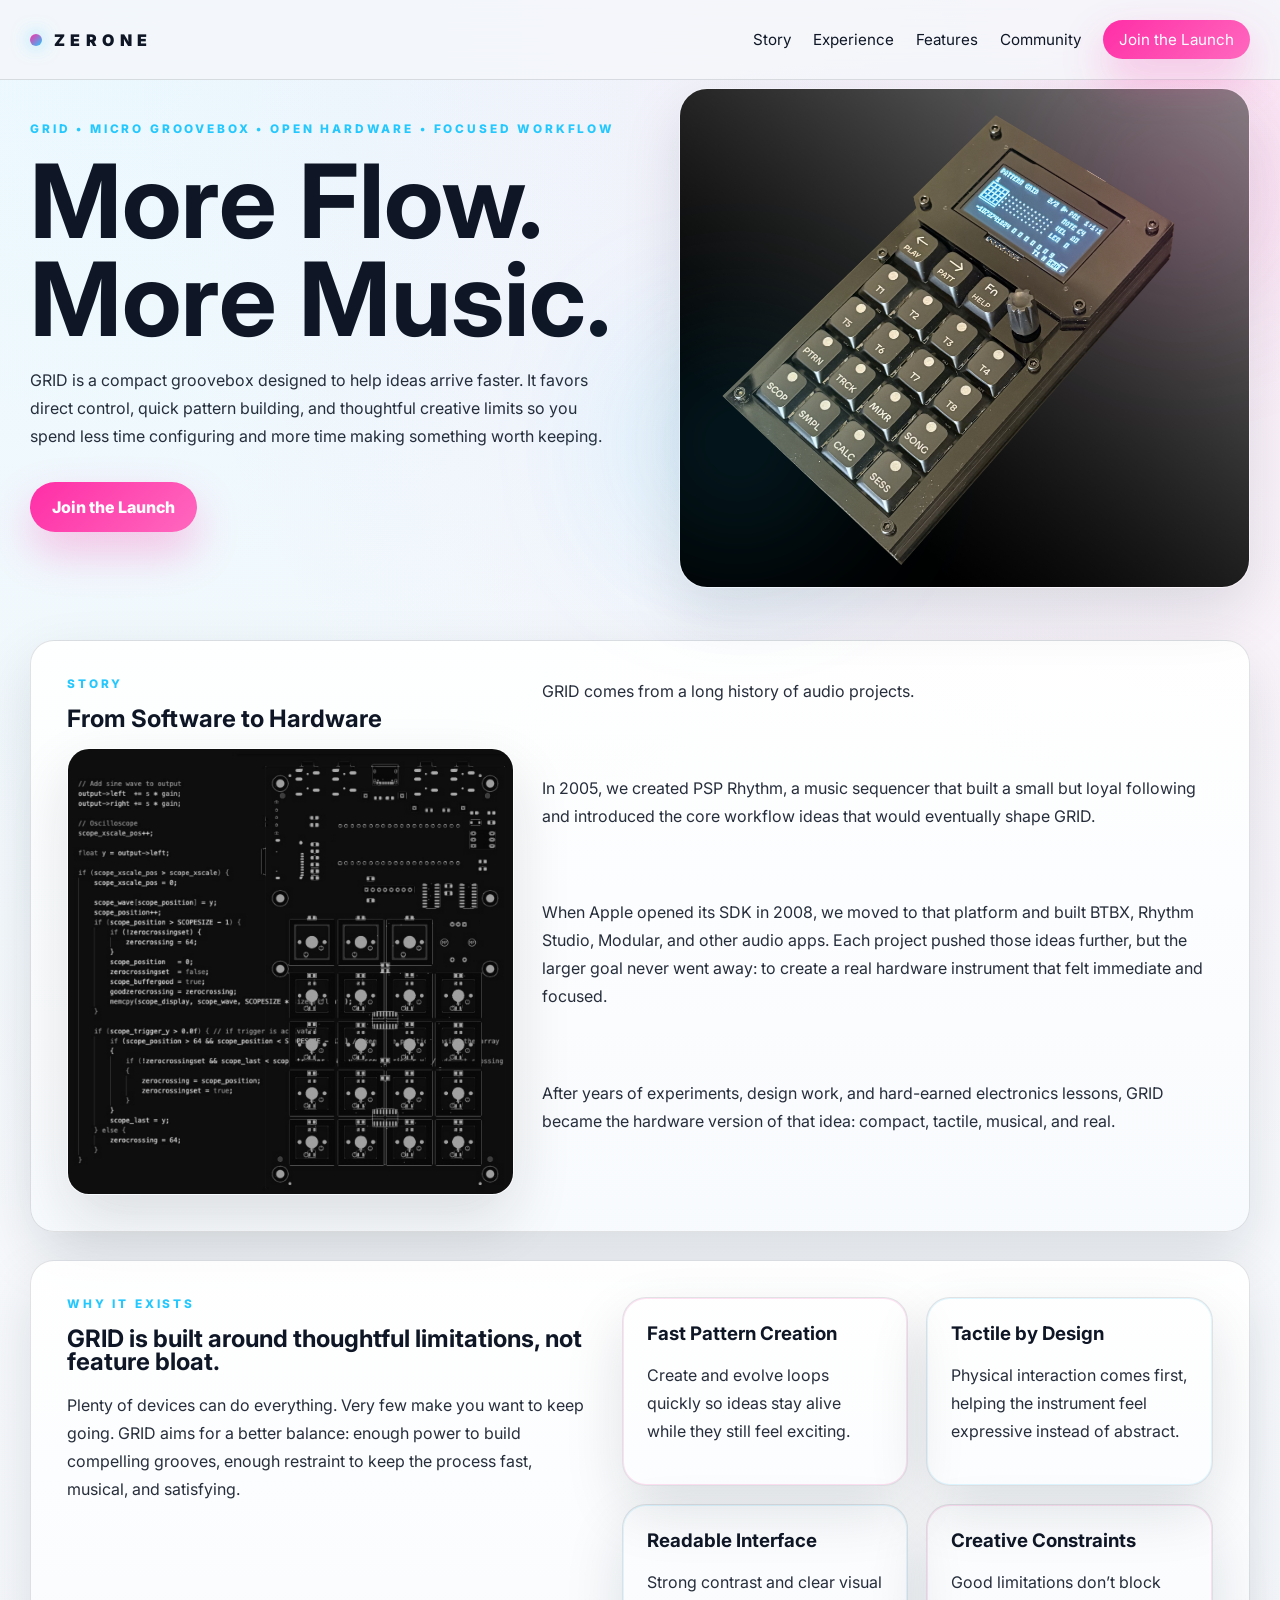
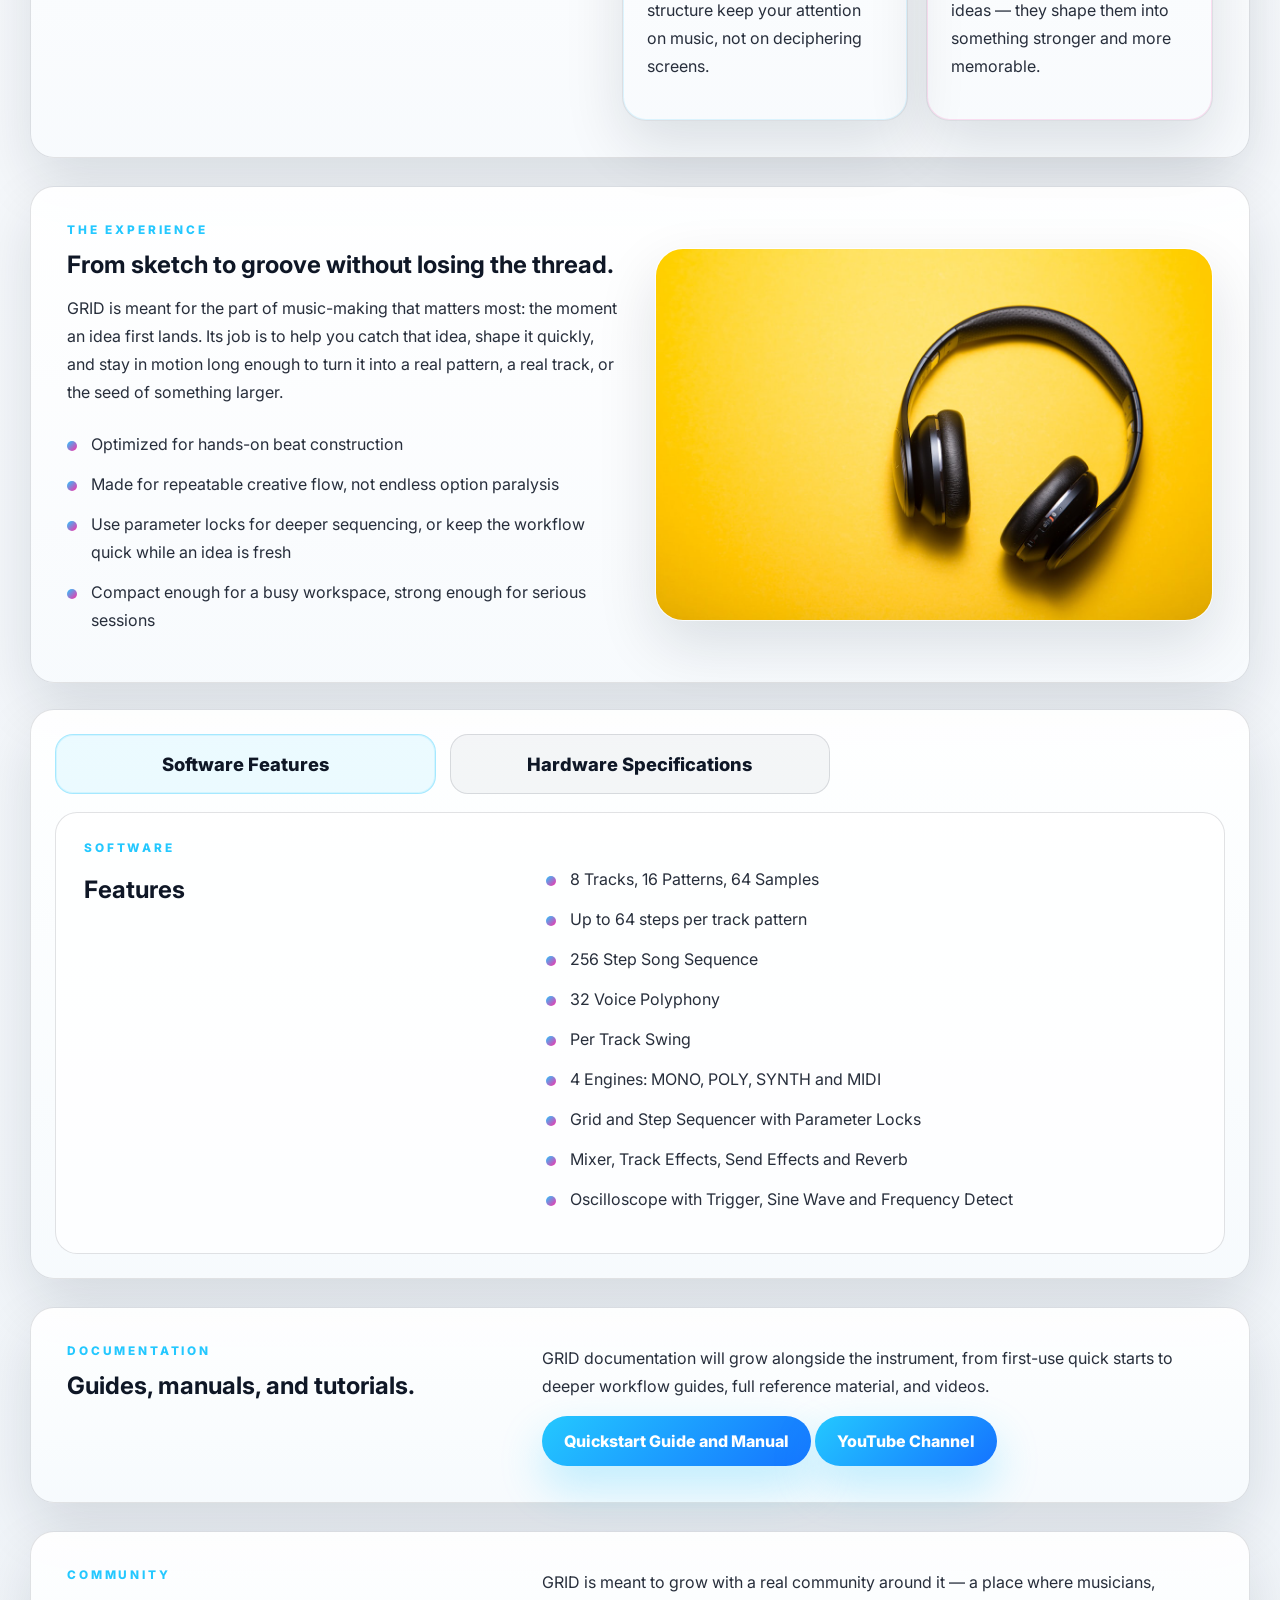
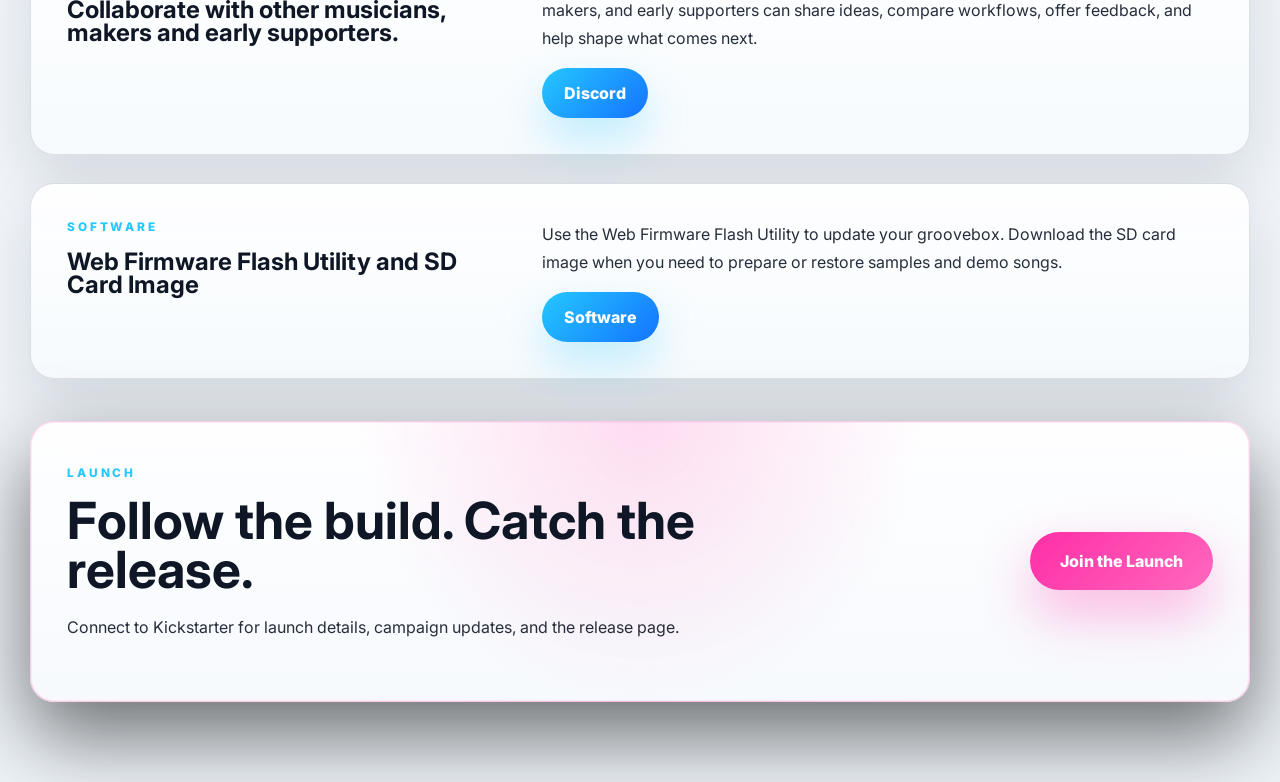
<file: index.html>
<!DOCTYPE html>
<html lang="en">
<head>
  <meta charset="UTF-8">
  <meta name="viewport" content="width=device-width, initial-scale=1.0">
  <title>GRID — Focused Groovebox for Fast Ideas</title>
  <meta name="description" content="GRID is a modern micro groovebox built for fast pattern creation, tactile performance, and creative momentum.">
  <link rel="canonical" href="https://zeroneng.com/">
  <meta property="og:type" content="website">
  <meta property="og:title" content="GRID — Focused Groovebox for Fast Ideas">
  <meta property="og:description" content="A compact micro groovebox for quick patterns, tactile performance, and creative momentum.">
  <meta property="og:url" content="https://zeroneng.com/">
  <link rel="preconnect" href="https://fonts.googleapis.com">
  <link rel="preconnect" href="https://fonts.gstatic.com" crossorigin>
  <link href="https://fonts.googleapis.com/css2?family=Inter:wght@400;500;600;700;800;900&display=swap" rel="stylesheet">
  <link rel="stylesheet" href="style.css">
</head>
<!-- Uncomment/toggle Body tag for dark mode:
<body>
-->
<body data-theme="light">
  <div class="noise"></div>
  <div class="site-shell">
    <header class="topbar">
      <div class="topbar-inner">
        <a class="brand-lockup" href="index.html">
          <span class="brand-dot"></span>
          <div class="brand-mark">ZERONE</div>
        </a>
        <nav class="topnav">
          <a href="#story">Story</a>
          <a href="#experience">Experience</a>
          <a href="#overview">Features</a>
          <a href="#community">Community</a>
          <button type="button" class="theme-toggle" aria-label="Toggle light and dark theme" aria-pressed="false" title="Toggle theme" hidden>◐</button>
          <a href="https://example.com/rhythm-kickstarter" class="nav-cta" target="_blank" rel="noopener noreferrer">Join the Launch</a>
        </nav>
      </div>
    </header>

    <main>
      <section id="hero" class="hero">
        <div class="hero-copy">
          <p class="eyebrow">GRID • MICRO GROOVEBOX • OPEN HARDWARE • FOCUSED WORKFLOW</p>
          <h1>More Flow.<br>More Music.</h1>
          <p class="hero-text">
            GRID is a compact groovebox designed to help ideas arrive faster. It favors direct control,
            quick pattern building, and thoughtful creative limits so you spend less time configuring and
            more time making something worth keeping.
          </p>
          <div class="hero-actions">
            <a class="button button-primary" href="https://example.com/rhythm-kickstarter" target="_blank" rel="noopener noreferrer">Join the Launch</a>
          </div>
        </div>
        <div class="hero-media">
          <img src="images/hero.jpg" alt="A moody electronic music production setup with modern gear and dramatic lighting.">
<!--
          <div class="glass-card floating-card top-card">
            <strong>Built for momentum</strong>
            <span>Quick ideas become playable loops.</span>
          </div>
          <div class="glass-card floating-card bottom-card">
            <strong>Designed with intention</strong>
            <span>Clean interface. Clear hierarchy. No nonsense.</span>
          </div>
-->
          <div class="glow glow-blue"></div>
          <div class="glow glow-pink"></div>
        </div>
      </section>

      <section id="story" class="content-section story-panel">
        <div>
          <p class="section-tag">STORY</p>
          <h2>From Software to Hardware</h2>
          <div class="story-image">
            <img src="images/story.jpg" alt="Placeholder monochrome technical drawing style image for the GRID story section.">
          </div>
        </div>
        <div class="story-copy">
          <p>
            GRID comes from a long history of audio projects.
          </p>
          <p>
            In 2005, we created PSP Rhythm, a music sequencer that built a small but loyal following and introduced the core workflow ideas that would eventually shape GRID.
          </p>
          <p>
            When Apple opened its SDK in 2008, we moved to that platform and built BTBX, Rhythm Studio, Modular, and other audio apps. Each project pushed those ideas further, but the larger goal never went away: to create a real hardware instrument that felt immediate and focused.
          </p>
          <p>
            After years of experiments, design work, and hard-earned electronics lessons, GRID became the hardware version of that idea: compact, tactile, musical, and real.
          </p>
        </div>
      </section>

      <section id="why" class="content-section intro-grid">
        <div class="intro-copy">
          <p class="section-tag">WHY IT EXISTS</p>
          <h2>GRID is built around thoughtful limitations, not feature bloat.</h2>
          <p>
            Plenty of devices can do everything. Very few make you want to keep going. GRID aims for a
            better balance: enough power to build compelling grooves, enough restraint to keep the process
            fast, musical, and satisfying.
          </p>
        </div>
        <div class="feature-grid">
          <article class="feature-card accent-pink">
            <h3>Fast Pattern Creation</h3>
            <p>Create and evolve loops quickly so ideas stay alive while they still feel exciting.</p>
          </article>
          <article class="feature-card accent-blue">
            <h3>Tactile by Design</h3>
            <p>Physical interaction comes first, helping the instrument feel expressive instead of abstract.</p>
          </article>
          <article class="feature-card accent-blue">
            <h3>Readable Interface</h3>
            <p>Strong contrast and clear visual structure keep your attention on music, not on deciphering screens.</p>
          </article>
          <article class="feature-card accent-pink">
            <h3>Creative Constraints</h3>
            <p>Good limitations don’t block ideas — they shape them into something stronger and more memorable.</p>
          </article>
        </div>
      </section>

      <section id="experience" class="content-section showcase">
        <div class="showcase-copy">
          <p class="section-tag">THE EXPERIENCE</p>
          <h2>From sketch to groove without losing the thread.</h2>
          <p>
            GRID is meant for the part of music-making that matters most: the moment an idea first lands.
            Its job is to help you catch that idea, shape it quickly, and stay in motion long enough to turn
            it into a real pattern, a real track, or the seed of something larger.
          </p>
          <ul class="check-list">
            <li>Optimized for hands-on beat construction</li>
            <li>Made for repeatable creative flow, not endless option paralysis</li>
            <li>Use parameter locks for deeper sequencing, or keep the workflow quick while an idea is fresh</li>
            <li>Compact enough for a busy workspace, strong enough for serious sessions</li>
          </ul>
        </div>
        <div class="showcase-image">
          <img src="images/detail-1.jpg" alt="Close-up of electronic audio gear with dramatic neon lighting.">
        </div>
      </section>

      <section id="overview" class="trust-panel" aria-label="GRID product overview tabs">
        <input type="radio" name="trust-tab" id="trust-features" checked>
        <input type="radio" name="trust-tab" id="trust-specifications">
        <div class="trust-tabs" role="tablist" aria-label="GRID product overview tabs">
          <label class="trust-tab" for="trust-features" role="tab" aria-controls="trust-panel-features">Software Features</label>
          <label class="trust-tab" for="trust-specifications" role="tab" aria-controls="trust-panel-specifications">Hardware Specifications</label>
        </div>

        <div class="trust-content-wrap">
          <article id="overview-features" class="trust-content trust-content-features">
            <div>
              <p class="section-tag">SOFTWARE</p>
              <h2>Features</h2>
            </div>
            <div class="trust-copy">
              <ul class="check-list">
                <li>8 Tracks, 16 Patterns, 64 Samples</li>
                <li>Up to 64 steps per track pattern</li>
                <li>256 Step Song Sequence</li>
                <li>32 Voice Polyphony</li>
                <li>Per Track Swing</li>
                <li>4 Engines: MONO, POLY, SYNTH and MIDI</li>
                <li>Grid and Step Sequencer with Parameter Locks</li>
                <li>Mixer, Track Effects, Send Effects and Reverb</li>
                <li>Oscilloscope with Trigger, Sine Wave and Frequency Detect</li>
              </ul>
            </div>
          </article>

          <article id="trust-panel-specifications" class="trust-content trust-content-specifications">
            <div>
              <p class="section-tag">HARDWARE</p>
              <h2>Specifications</h2>
            </div>
            <div class="trust-copy">
              <ul class="check-list">
                <li>24-bit audio at 48 kHz</li>
                <li>Stereo Audio Input and Output</li>
                <li>MIDI Input and Output</li>
                <li>2.42" OLED Display 128x64</li>
                <li>Rotary Encoder</li>
                <li>Low Profile MX switches</li>
                <li>64 MB RAM (58 MB usable for samples)</li>
                <li>480 MHz CPU</li>
                <li>Micro SD Card</li>
              </ul>
            </div>
          </article>

        </div>
      </section>

      <section id="documentation" class="content-section community-panel">
        <div>
          <p class="section-tag">DOCUMENTATION</p>
          <h2>Guides, manuals, and tutorials.</h2>
        </div>
        <div class="community-copy">
          <p>
            GRID documentation will grow alongside the instrument, from first-use quick starts to deeper
            workflow guides, full reference material, and videos.
          </p>
          <div class="community-actions">
            <a class="button button-blue" href="https://manual.zeroneng.com" target="_blank" rel="noopener noreferrer">Quickstart Guide and Manual</a>
            <a class="button button-blue" href="https://youtube.com" target="_blank" rel="noopener noreferrer">YouTube Channel</a>
          </div>
        </div>
      </section>

      <section id="community" class="content-section community-panel">
        <div>
          <p class="section-tag">COMMUNITY</p>
          <h2>Collaborate with other musicians, makers and early supporters.</h2>
        </div>
        <div class="community-copy">
          <p>
            GRID is meant to grow with a real community around it — a place where musicians, makers, and early
            supporters can share ideas, compare workflows, offer feedback, and help shape what comes next.
          </p>
          <div class="community-actions">
            <a class="button button-blue" href="https://discord.gg/RzFStZty4" target="_blank" rel="noopener noreferrer">Discord</a>
          </div>
        </div>
      </section>
<!--
      <section id="open-hardware" class="content-section story-panel">
        <div>
          <p class="section-tag">OPEN HARDWARE</p>
          <h2>SDK</h2>
        </div>
        <div class="story-copy">
          <p>
            GRID has an open hardware design. This means you can download the base framework and build your own project!
            Based on the Daisy Seed by Electro-Smith, GRID adds a display, I/O, and controls. From there, you can take an idea to reality.
          </p>
          <div class="community-actions">
            <a class="button button-blue" href="https://github.com/zeroneng" target="_blank" rel="noopener noreferrer">GitHub</a>
          </div>
        </div>
      </section>
-->
      <section id="software" class="content-section community-panel">
        <div>
          <p class="section-tag">SOFTWARE</p>
          <h2>Web Firmware Flash Utility and SD Card Image</h2>
        </div>
        <div class="community-copy">
          <p>
            Use the Web Firmware Flash Utility to update your groovebox.
            Download the SD card image when you need to prepare or restore samples and demo songs.
          </p>
          <div class="community-actions">
            <a class="button button-blue" href="https://flash.zeroneng.com" target="_blank" rel="noopener noreferrer">Software</a>
          </div>
        </div>
      </section>

      <section id="launch" class="content-section launch-panel launch-panel-featured">
        <div class="launch-copy">
          <p class="section-tag">LAUNCH</p>
          <h2>Follow the build. Catch the release.</h2>
          <p>
            Connect to Kickstarter for launch details, campaign updates, and the release page.
          </p>
        </div>
        <div class="launch-actions">
          <a class="button button-primary launch-button" href="https://example.com/rhythm-kickstarter" target="_blank" rel="noopener noreferrer">Join the Launch</a>
        </div>
      </section>

    </main>
  </div>
</body>
</html>
</file>
<file: style.css>
:root {
  --bg: #050505;
  --bg-soft: #0b0b10;
  --panel: rgba(255, 255, 255, 0.04);
  --panel-strong: rgba(255, 255, 255, 0.07);
  --text: #f5f7fb;
  --copy: rgba(255, 255, 255, 0.9);
  --line: rgba(255, 255, 255, 0.1);
  --pink: #ff2ea6;
  --pink-soft: rgba(255, 46, 166, 0.18);
  --blue: #24c8ff;
  --blue-soft: rgba(36, 200, 255, 0.18);
  --shadow: 0 30px 70px rgba(0, 0, 0, 0.5);
  --bg-gradient:
    radial-gradient(circle at 10% 0%, rgba(36, 200, 255, 0.14), transparent 30%),
    radial-gradient(circle at 100% 0%, rgba(255, 46, 166, 0.14), transparent 28%),
    linear-gradient(180deg, #08080a 0%, #040404 100%);
  --topbar-bg: rgba(5, 5, 5, 0.7);
  --card-bg: linear-gradient(180deg, rgba(255,255,255,0.045), rgba(255,255,255,0.025));
  --card-soft-bg: rgba(255, 255, 255, 0.03);
}

body[data-theme="light"] {
  --bg: #f5f7fb;
  --bg-soft: #eef3f8;
  --panel: rgba(10, 24, 48, 0.04);
  --panel-strong: rgba(10, 24, 48, 0.07);
  --text: #0f1726;
  --copy: rgba(15, 23, 38, 0.9);
  --line: rgba(15, 23, 38, 0.12);
  --pink-soft: rgba(255, 46, 166, 0.1);
  --blue-soft: rgba(36, 200, 255, 0.12);
  --shadow: 0 24px 60px rgba(12, 24, 42, 0.12);
  --bg-gradient:
    radial-gradient(circle at 10% 0%, rgba(36, 200, 255, 0.08), transparent 30%),
    radial-gradient(circle at 100% 0%, rgba(255, 46, 166, 0.08), transparent 28%),
    linear-gradient(180deg, #fbfcfe 0%, #eef3f8 100%);
  --topbar-bg: rgba(245, 247, 251, 0.82);
  --card-bg: linear-gradient(180deg, rgba(255,255,255,0.92), rgba(247,250,253,0.92));
  --card-soft-bg: rgba(255, 255, 255, 0.75);
}

* {
  box-sizing: border-box;
}

html {
  scroll-behavior: smooth;
}

body {
  margin: 0;
  font-family: 'Inter', sans-serif;
  background: var(--bg-gradient);
  color: var(--text);
  overflow-x: hidden;
}

body::before {
  content: '';
  position: fixed;
  inset: 0;
  pointer-events: none;
  background: linear-gradient(rgba(255,255,255,0.012) 1px, transparent 1px);
  background-size: 100% 34px;
  opacity: 0.18;
  mask-image: linear-gradient(to bottom, rgba(0,0,0,0.45), transparent 85%);
}

.noise {
  position: fixed;
  inset: 0;
  pointer-events: none;
  opacity: 0.03;
  background-image: radial-gradient(#ffffff 0.6px, transparent 0.6px);
  background-size: 12px 12px;
}

img {
  width: 100%;
  display: block;
}

.site-shell {
  width: min(1220px, calc(100% - 40px));
  margin: 0 auto;
  padding-bottom: 80px;
}

.topbar {
  position: sticky;
  top: 0;
  z-index: 20;
  width: 100vw;
  margin-left: calc(50% - 50vw);
  padding: 20px 0;
  backdrop-filter: blur(18px);
  background: var(--topbar-bg);
  border-bottom: 1px solid var(--line);
}

.topbar-inner {
  width: min(1220px, calc(100% - 40px));
  margin: 0 auto;
  display: flex;
  justify-content: space-between;
  align-items: center;
}

.brand-lockup {
  display: flex;
  align-items: center;
  gap: 12px;
  text-decoration: none;
  color: inherit;
}

.brand-dot {
  width: 12px;
  height: 12px;
  border-radius: 50%;
  background: linear-gradient(135deg, var(--pink), var(--blue));
  box-shadow: 0 0 18px rgba(36, 200, 255, 0.6);
}

.brand-mark {
  font-size: 1rem;
  font-weight: 900;
  letter-spacing: 0.34em;
}

.topnav {
  display: flex;
  gap: 22px;
  align-items: center;
}

.topnav a {
  color: var(--text);
  text-decoration: none;
  font-size: 0.95rem;
}

.topnav a:hover {
  color: var(--text);
}

.theme-toggle {
  display: none !important;
}

.topnav a.nav-cta,
.topnav a.nav-cta:hover {
  color: #fff;
}

.nav-cta {
  padding: 10px 16px;
  border-radius: 999px;
  border: 0;
  color: #fff !important;
  background: linear-gradient(135deg, var(--pink), #ff68be);
  box-shadow: 0 20px 44px rgba(255, 46, 166, 0.28);
}

.hero {
  display: grid;
  grid-template-columns: 1.02fr 0.98fr;
  gap: 54px;
  align-items: center;
  min-height: 20vh;
  padding: 8px 0 24px;
  scroll-margin-top: 84px;
}

.eyebrow,
.section-tag {
  margin: 0 0 16px;
  color: var(--blue);
  letter-spacing: 0.24em;
  text-transform: uppercase;
  font-size: 0.74rem;
  font-weight: 800;
}

.eyebrow {
  white-space: nowrap;
}

.hero h1,
.content-section h2 {
  margin: 0 0 18px;
  line-height: 0.96;
}

.hero h1 {
  font-size: clamp(3.4rem, 8vw, 6.4rem);
  max-width: none;
  white-space: nowrap;
}

.hero-text,
.content-section p:not(.section-tag),
.check-list li,
.trust-label,
.spec-label,
.glass-card span {
  color: var(--copy);
  line-height: 1.75;
}

.hero-actions {
  display: flex;
  gap: 14px;
  flex-wrap: wrap;
  margin: 32px 0 22px;
}

.button {
  display: inline-flex;
  align-items: center;
  justify-content: center;
  min-height: 50px;
  padding: 0 22px;
  border-radius: 999px;
  text-decoration: none;
  font-weight: 800;
}

.button-primary {
  color: #fff;
  background: linear-gradient(135deg, var(--pink), #ff68be);
  box-shadow: 0 20px 44px rgba(255, 46, 166, 0.28);
}

.button-blue {
  color: #fff;
  background: linear-gradient(135deg, var(--blue), #1473ff);
  box-shadow: 0 20px 44px rgba(36, 200, 255, 0.28);
}

.button-secondary {
  color: var(--text);
  border: 1px solid rgba(255, 255, 255, 0.14);
  background: rgba(255, 255, 255, 0.02);
}

.hero-meta {
  display: flex;
  gap: 12px;
  flex-wrap: wrap;
}

.hero-meta span {
  padding: 10px 14px;
  border-radius: 999px;
  border: 1px solid var(--line);
  background: var(--card-soft-bg);
  color: var(--copy);
  font-size: 0.94rem;
}

.hero-media {
  position: relative;
}

.glass-card {
  position: absolute;
  max-width: 250px;
  padding: 16px 18px;
  border-radius: 18px;
  background: rgba(8, 8, 12, 0.78);
  border: 1px solid rgba(255, 255, 255, 0.1);
  box-shadow: var(--shadow);
  backdrop-filter: blur(14px);
}

.glass-card strong {
  display: block;
  margin-bottom: 6px;
}

.top-card {
  top: 26px;
  left: -28px;
}

.bottom-card {
  right: -24px;
  bottom: 34px;
}

.hero-media img,
.showcase-image img,
.gallery-grid img {
  border-radius: 28px;
  border: 1px solid rgba(255, 255, 255, 0.08);
  box-shadow: var(--shadow);
}

.glow {
  position: absolute;
  width: 190px;
  height: 190px;
  border-radius: 50%;
  filter: blur(85px);
  opacity: 0.65;
  pointer-events: none;
}

.glow-blue {
  background: rgba(36, 200, 255, 0.34);
  left: -36px;
  bottom: 50px;
}

.glow-pink {
  background: rgba(255, 46, 166, 0.3);
  right: -28px;
  top: 10px;
}

.trust-panel,
.feature-card,
.content-section,
.spec-card {
  border-radius: 24px;
  border: 1px solid var(--line);
  box-shadow: var(--shadow);
}

.trust-panel {
  margin: 26px 0 28px;
  padding: 24px;
  background: var(--card-bg);
  scroll-margin-top: 84px;
}

.trust-panel input {
  position: absolute;
  opacity: 0;
  pointer-events: none;
}

.trust-tabs {
  display: grid;
  grid-template-columns: repeat(3, 1fr);
  gap: 14px;
  margin-bottom: 18px;
}

.trust-tab {
  display: block;
  padding: 18px 20px;
  border-radius: 18px;
  border: 1px solid var(--line);
  background: var(--panel);
  color: var(--text);
  font-size: 1.15rem;
  font-weight: 800;
  text-align: center;
  cursor: pointer;
  transition: border-color 160ms ease, background 160ms ease, color 160ms ease, transform 160ms ease;
}

.trust-tab:hover {
  color: var(--text);
  transform: translateY(-1px);
}

.trust-content-wrap {
  border-radius: 22px;
  border: 1px solid var(--line);
  background: var(--card-soft-bg);
  padding: 28px;
  min-height: 320px;
}

.trust-content {
  display: none;
  grid-template-columns: 0.8fr 1.2fr;
  gap: 28px;
  min-height: 264px;
}

.trust-copy {
  display: grid;
  gap: 14px;
}

#trust-features:checked ~ .trust-tabs label[for="trust-features"],
#trust-specifications:checked ~ .trust-tabs label[for="trust-specifications"] {
  color: var(--text);
  border-color: rgba(36, 200, 255, 0.35);
  background: rgba(36, 200, 255, 0.08);
  box-shadow: inset 0 0 0 1px rgba(36, 200, 255, 0.12);
}

#trust-features:checked ~ .trust-content-wrap .trust-content-features,
#trust-specifications:checked ~ .trust-content-wrap .trust-content-specifications {
  display: grid;
}

.content-section {
  margin-top: 28px;
  padding: 36px;
  background: var(--card-bg);
  scroll-margin-top: 84px;
}

.intro-grid {
  display: grid;
  grid-template-columns: 0.94fr 1.06fr;
  gap: 30px;
}

.feature-grid {
  display: grid;
  grid-template-columns: repeat(2, minmax(0, 1fr));
  gap: 18px;
}

.feature-card {
  padding: 24px;
  background: rgba(255, 255, 255, 0.04);
}

.feature-card h3,
.spec-card strong {
  margin-top: 0;
  margin-bottom: 10px;
}

.accent-pink {
  box-shadow: inset 0 0 0 1px rgba(255, 46, 166, 0.14), var(--shadow);
}

.accent-blue {
  box-shadow: inset 0 0 0 1px rgba(36, 200, 255, 0.14), var(--shadow);
}

.showcase {
  display: grid;
  grid-template-columns: 1fr 1fr;
  gap: 30px;
  align-items: center;
}

.check-list {
  list-style: none;
  padding: 0;
  margin: 24px 0 0;
}

.check-list li {
  position: relative;
  padding-left: 24px;
  margin-bottom: 12px;
}

.check-list li::before {
  content: '';
  position: absolute;
  left: 0;
  top: 11px;
  width: 10px;
  height: 10px;
  border-radius: 50%;
  background: linear-gradient(135deg, var(--blue), var(--pink));
}

.section-heading {
  margin-bottom: 24px;
}

.narrow {
  max-width: 720px;
}

.specs-grid {
  display: grid;
  grid-template-columns: repeat(4, minmax(0, 1fr));
  gap: 18px;
}

.spec-card {
  padding: 22px;
  background: rgba(255, 255, 255, 0.03);
}

.spec-label {
  display: block;
  margin-bottom: 8px;
  font-size: 0.8rem;
  text-transform: uppercase;
  letter-spacing: 0.14em;
}

.gallery-grid {
  display: grid;
  grid-template-columns: 1.1fr 0.9fr;
  gap: 18px;
}

.gallery-grid figure {
  margin: 0;
}

.gallery-tall img {
  min-height: 100%;
  object-fit: cover;
}

.community-panel,
.story-panel {
  display: grid;
  grid-template-columns: 0.8fr 1.2fr;
  gap: 28px;
}

.community-copy,
.story-copy {
  display: grid;
  gap: 8px;
}

.story-copy p,
.community-copy p {
  margin: 0;
}

.story-image {
  margin-top: 18px;
}

.story-image img {
  border-radius: 22px;
  border: 1px solid rgba(255, 255, 255, 0.08);
  box-shadow: var(--shadow);
  filter: grayscale(1) contrast(1.05);
}

.community-actions {
  margin-top: 8px;
}

.launch-panel {
  display: grid;
  grid-template-columns: 1fr auto;
  gap: 24px;
  align-items: center;
}

.launch-panel-featured {
  margin-top: 42px;
  padding: 44px 36px;
  background:
    radial-gradient(circle at top center, rgba(255, 46, 166, 0.16), transparent 42%),
    var(--card-bg);
  border-color: rgba(255, 46, 166, 0.22);
  box-shadow:
    0 34px 80px rgba(0, 0, 0, 0.55),
    inset 0 0 0 1px rgba(255, 46, 166, 0.08);
}

.launch-panel-featured .launch-copy {
  max-width: 760px;
}

.launch-panel-featured h2 {
  font-size: clamp(2.3rem, 4vw, 3.4rem);
}

.launch-status {
  margin-top: 8px;
  font-weight: 700;
  letter-spacing: 0.04em;
}

.launch-actions {
  display: flex;
  justify-content: flex-end;
}

.launch-panel-featured .launch-actions {
  justify-content: center;
}

.launch-button {
  min-height: 58px;
  padding: 0 30px;
  font-size: 1rem;
  box-shadow: 0 24px 54px rgba(255, 46, 166, 0.34);
}

@media (max-width: 960px) {
  .hero,
  .intro-grid,
  .showcase,
  .story-panel,
  .launch-panel,
  .gallery-grid,
  .specs-grid,
  .trust-tabs,
  .trust-content {
    grid-template-columns: 1fr;
  }

  .feature-grid {
    grid-template-columns: 1fr;
  }

  .topbar-inner {
    flex-direction: column;
    gap: 16px;
  }

  .topnav {
    flex-wrap: wrap;
    justify-content: center;
  }

  .hero {
    min-height: auto;
    padding-top: 20px;
  }

  .top-card,
  .bottom-card {
    position: static;
    max-width: none;
    margin-top: 14px;
  }

  .launch-actions,
  .launch-panel-featured .launch-actions {
    justify-content: flex-start;
  }
}

@media (max-width: 640px) {
  .site-shell {
    width: min(100% - 24px, 1220px);
  }

  .content-section,
  .launch-panel-featured,
  .trust-panel {
    padding: 22px;
  }

  .hero h1 {
    line-height: 1;
    white-space: normal;
  }

  .eyebrow {
    white-space: normal;
  }

  .signup-form input {
    min-width: 100%;
  }
}

@media (max-width: 380px) {
  .site-shell,
  .topbar-inner {
    width: min(100% - 16px, 1220px);
  }

  .brand-mark {
    font-size: 0.92rem;
    letter-spacing: 0.24em;
  }

  .topnav {
    gap: 10px;
  }

  .topnav a,
  .nav-cta {
    font-size: 0.88rem;
  }

  .nav-cta,
  .button {
    min-height: 44px;
    padding-left: 14px;
    padding-right: 14px;
  }

  .hero,
  .content-section,
  .trust-panel,
  .feature-card,
  .trust-content-wrap,
  .spec-card,
  .community-panel,
  .story-panel,
  .showcase {
    min-width: 0;
  }

  .hero {
    gap: 20px;
    padding-bottom: 16px;
  }

  .hero h1 {
    font-size: clamp(2.45rem, 13vw, 3.5rem);
    white-space: normal;
    overflow-wrap: anywhere;
  }

  .eyebrow {
    font-size: 0.64rem;
    letter-spacing: 0.16em;
    white-space: normal;
    overflow-wrap: anywhere;
  }

  .hero-media img,
  .showcase-image img,
  .story-image img {
    border-radius: 18px;
  }

  .trust-tabs {
    gap: 10px;
  }

  .trust-tab {
    padding: 14px 12px;
    font-size: 0.98rem;
  }

  .trust-content-wrap,
  .content-section,
  .trust-panel,
  .launch-panel-featured {
    padding: 18px;
  }
}
</file>
